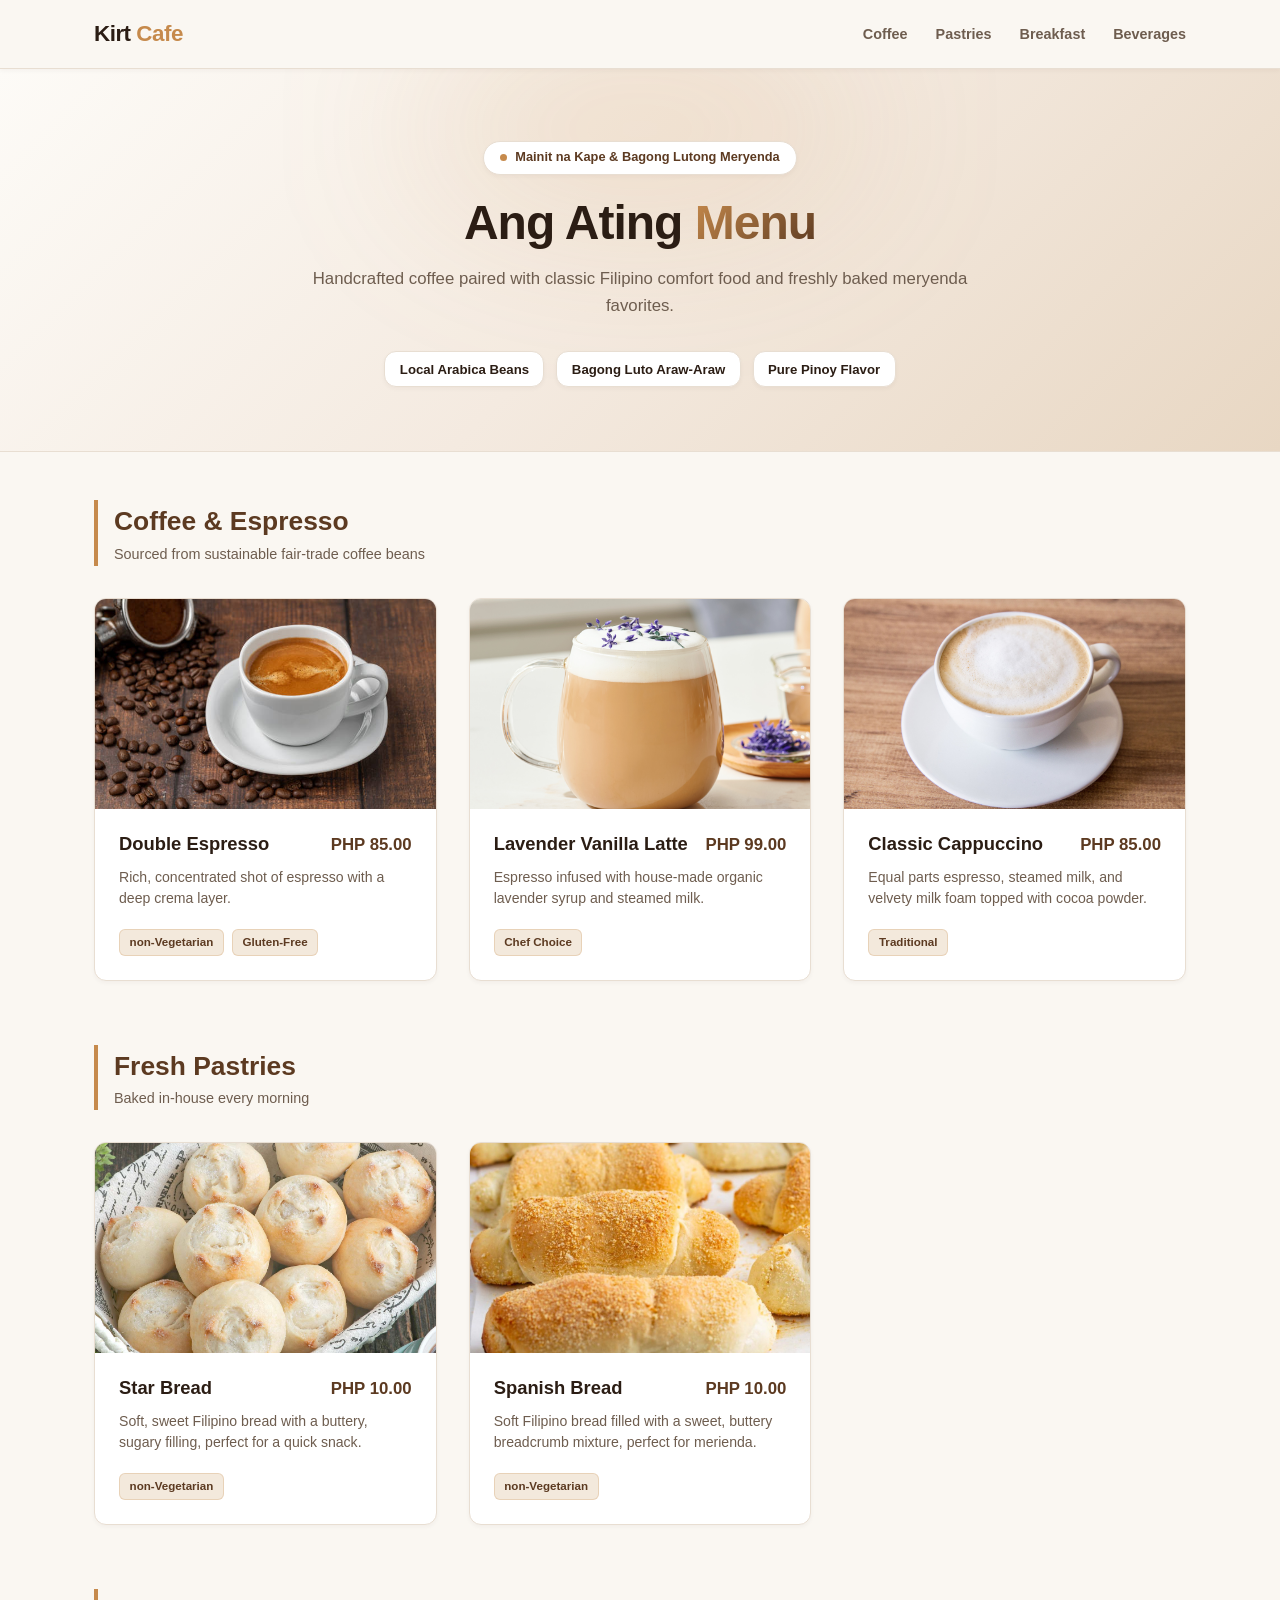
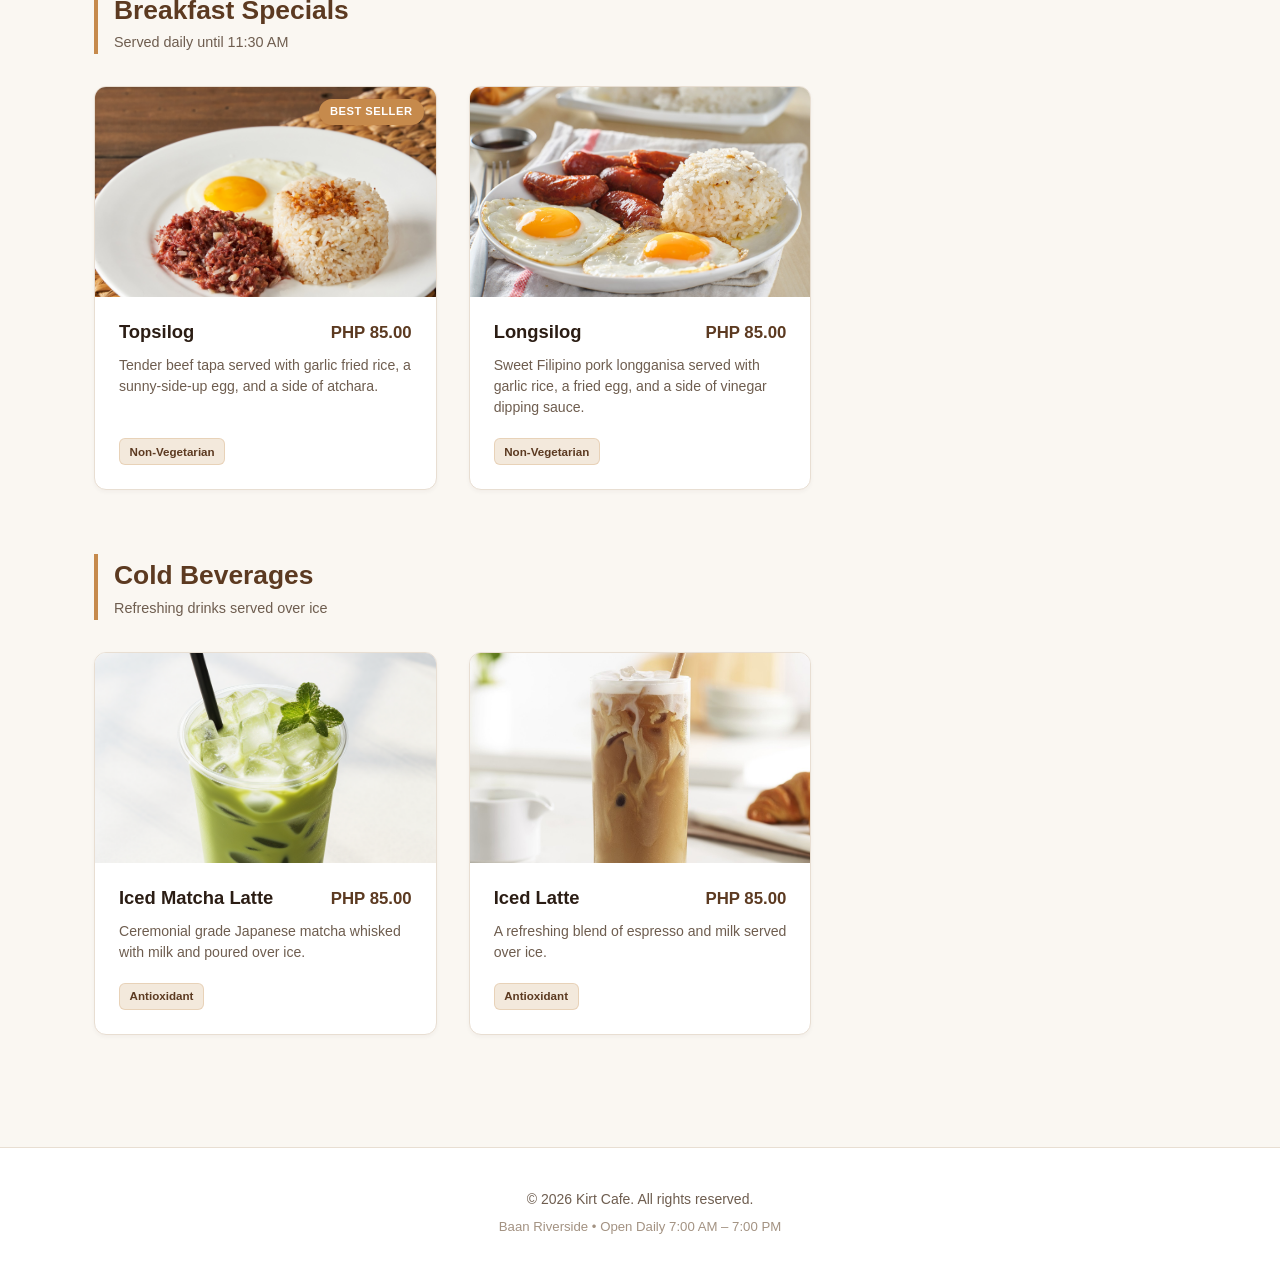
<file: index.html>
<!DOCTYPE html>
<html lang="en">
<head>
  <meta charset="UTF-8">
  <meta name="viewport" content="width=device-width, initial-scale=1.0">
  <title>Kirt Cafe & Bakery | Menu</title>
  <!-- Link to external CSS stylesheet -->
  <link rel="stylesheet" href="style.css">
</head>
<body>

  <!-- Header & Navigation -->
  <header class="navbar">
    <div class="nav-container">
      <a href="#" class="brand-logo">Kirt <span>Cafe</span></a>
      <nav>
        <ul class="nav-links">
          <li><a href="#coffee">Coffee</a></li>
          <li><a href="#pastries">Pastries</a></li>
          <li><a href="#breakfast">Breakfast</a></li>
          <li><a href="#beverages">Beverages</a></li>
        </ul>
      </nav>
    </div>
  </header>

  <!-- Hero Banner -->
  <section class="hero">
  <div class="hero-content">
    <!-- Pinoy-inspired Pill Badge -->
    <div class="hero-badge">
      <span class="badge-dot"></span>
      Mainit na Kape & Bagong Lutong Meryenda
    </div>

    <!-- Title with Gradient Accent -->
    <h1>Ang Ating <span class="gradient-text">Menu</span></h1>

    <!-- Subtitle text -->
    <p class="hero-description">
      Handcrafted coffee paired with classic Filipino comfort food and freshly baked meryenda favorites.
    </p>

    <!-- Pinoy Cafe Highlights / Chips -->
    <div class="hero-highlights">
      <span class="highlight-item">Local Arabica Beans</span>
      <span class="highlight-item">Bagong Luto Araw-Araw</span>
      <span class="highlight-item">Pure Pinoy Flavor</span>
    </div>
  </div>
</section>

  <!-- Main Menu Container -->
  <main class="menu-container">

    <!-- Coffee Section -->
    <section id="coffee" class="menu-section">
      <div class="section-header">
        <h2>Coffee & Espresso</h2>
        <p>Sourced from sustainable fair-trade coffee beans</p>
      </div>

      <div class="grid-container">
        <!-- Item 1 -->
        <article class="menu-card">
          <div class="card-image">
            <img src="images/espresso.jpg" alt="Double Espresso">
          </div>
          <div class="card-body">
            <div class="item-title">
              <h3>Double Espresso</h3>
              <span class="price">PHP 85.00</span>
            </div>
            <p class="description">Rich, concentrated shot of espresso with a deep crema layer.</p>
            <div class="tags">
              <span class="tag">non-Vegetarian</span>
              <span class="tag">Gluten-Free</span>
            </div>
          </div>
        </article>

        <!-- Item 2 -->
        <article class="menu-card">
          <div class="card-image">
            <img src="images/latte.jpg" alt="Lavender Vanilla Latte">
          </div>
          <div class="card-body">
            <div class="item-title">
              <h3>Lavender Vanilla Latte</h3>
              <span class="price">PHP 99.00</span>
            </div>
            <p class="description">Espresso infused with house-made organic lavender syrup and steamed milk.</p>
            <div class="tags">
              <span class="tag">Chef Choice</span>
            </div>
          </div>
        </article>

        <!-- Item 3 -->
        <article class="menu-card">
          <div class="card-image">
            <img src="images/cappuccino.jpg" alt="Classic Cappuccino">
          </div>
          <div class="card-body">
            <div class="item-title">
              <h3>Classic Cappuccino</h3>
              <span class="price">PHP 85.00</span>
            </div>
            <p class="description">Equal parts espresso, steamed milk, and velvety milk foam topped with cocoa powder.</p>
            <div class="tags">
              <span class="tag">Traditional</span>
            </div>
          </div>
        </article>
      </div>
    </section>

    <!-- Pastries Section -->
    <section id="pastries" class="menu-section">
      <div class="section-header">
        <h2>Fresh Pastries</h2>
        <p>Baked in-house every morning</p>
      </div>

      <div class="grid-container">
        <!-- Item 1 -->
        <article class="menu-card">
          <div class="card-image">
            <img src="images/starBread.jpg" alt="Star Bread">
          </div>
          <div class="card-body">
            <div class="item-title">
              <h3>Star Bread</h3>
              <span class="price">PHP 10.00</span>
            </div>
            <p class="description">Soft, sweet Filipino bread with a buttery, sugary filling, perfect for a quick snack.</p>
            <div class="tags">
              <span class="tag">non-Vegetarian</span>
            </div>
          </div>
        </article>

        <!-- Item 2 -->
        <article class="menu-card">
          <div class="card-image">
            <img src="images/spanishBread.jpg" alt="Spanish Bread">
          </div>
          <div class="card-body">
            <div class="item-title">
              <h3>Spanish Bread</h3>
              <span class="price">PHP 10.00</span>
            </div>
            <p class="description">Soft Filipino bread filled with a sweet, buttery breadcrumb mixture, perfect for merienda.</p>
            <div class="tags">
              <span class="tag">non-Vegetarian</span>
            </div>
          </div>
        </article>
      </div>
    </section>

    <!-- Breakfast Section -->
    <section id="breakfast" class="menu-section">
      <div class="section-header">
        <h2>Breakfast Specials</h2>
        <p>Served daily until 11:30 AM</p>
      </div>

      <div class="grid-container">
        <!-- Item 1 -->
        <article class="menu-card">
          <div class="card-image">
            <img src="images/topsilog.jpg" alt="Topsi Log">
            <span class="badge badge-accent">Best Seller</span>
          </div>
          <div class="card-body">
            <div class="item-title">
              <h3>Topsilog</h3>
              <span class="price">PHP 85.00</span>
            </div>
            <p class="description">Tender beef tapa served with garlic fried rice, a sunny-side-up egg, and a side of atchara.</p>
            <div class="tags">
              <span class="tag">Non-Vegetarian</span>
            </div>
          </div>
        </article>

        <!-- Item 2 -->
        <article class="menu-card">
          <div class="card-image">
            <img src="images/longsilog.jpg" alt="LongsiLog">
          </div>
          <div class="card-body">
            <div class="item-title">
              <h3>Longsilog</h3>
              <span class="price">PHP 85.00</span>
            </div>
            <p class="description">Sweet Filipino pork longganisa served with garlic rice, a fried egg, and a side of vinegar dipping sauce.</p>
            <div class="tags">
              <span class="tag">Non-Vegetarian</span>
            </div>
          </div>
        </article>
      </div>
    </section>

    <!-- Beverages Section -->
<section id="beverages" class="menu-section">
  <div class="section-header">
    <h2>Cold Beverages</h2>
    <p>Refreshing drinks served over ice</p>
  </div>

  <!-- SINGLE GRID CONTAINER FOR ALL CARDS IN THIS SECTION -->
  <div class="grid-container">

    <!-- Item 1 -->
    <article class="menu-card">
      <div class="card-image">
        <img src="images/matcha.png" alt="Iced Matcha Latte">
      </div>
      <div class="card-body">
        <div class="item-title">
          <h3>Iced Matcha Latte</h3>
          <span class="price">PHP 85.00</span>
        </div>
        <p class="description">Ceremonial grade Japanese matcha whisked with milk and poured over ice.</p>
        <div class="tags">
          <span class="tag">Antioxidant</span>
        </div>
      </div>
    </article>

    <!-- Item 2 -->
    <article class="menu-card">
      <div class="card-image">
        <img src="images/icedLatte.jpg" alt="Iced Latte">
      </div>
      <div class="card-body">
        <div class="item-title">
          <h3>Iced Latte</h3>
          <span class="price">PHP 85.00</span>
        </div>
        <p class="description">A refreshing blend of espresso and milk served over ice.</p>
        <div class="tags">
          <span class="tag">Antioxidant</span>
        </div>
      </div>
    </article>
  </div>
</section>

  </main>

  <!-- Footer -->
  <footer class="footer">
    <div class="footer-container">
      <p>&copy; 2026 Kirt Cafe. All rights reserved.</p>
      <p>Baan Riverside • Open Daily 7:00 AM – 7:00 PM</p>
    </div>
  </footer>

</body>
</html>
</file>
<file: style.css>
:root {
  --primary: #5c3a21;
  --primary-hover: #3d2413;
  --primary-light: #f8f4ef;
  --accent: #c68a4c;
  --accent-light: #f3e9dc;

  --bg-main: #faf7f2;
  --bg-card: #ffffff;

  --text-dark: #2b1d14;
  --text-muted: #6e5d4f;
  --text-light: #a39282;

  --border: #e8ded2;
  --shadow-sm: 0 2px 4px rgba(61, 36, 19, 0.04);
  --shadow-lg: 0 12px 24px rgba(61, 36, 19, 0.12);
}

/* Reset */
*,
*::before,
*::after {
  box-sizing: border-box;
  margin: 0;
  padding: 0;
}

html {
  scroll-behavior: smooth;
}

body {
  font-family: Arial, Helvetica, sans-serif;
  background-color: var(--bg-main);
  color: var(--text-dark);
  line-height: 1.6;
}

/* Navbar */
.navbar {
  position: sticky;
  top: 0;
  background-color: rgba(250, 247, 242, 0.95);
  backdrop-filter: blur(10px);
  border-bottom: 1px solid var(--border);
  z-index: 1000;
  box-shadow: var(--shadow-sm);
}

.nav-container {
  max-width: 1140px;
  margin: 0 auto;
  padding: 1rem 1.5rem;
  display: flex;
  justify-content: space-between;
  align-items: center;
}

.brand-logo {
  font-size: 1.4rem;
  font-weight: 800;
  color: var(--text-dark);
  text-decoration: none;
  letter-spacing: -0.5px;
}

.brand-logo span {
  color: var(--accent);
}

.nav-links {
  display: flex;
  list-style: none;
  gap: 1.75rem;
}

.nav-links a {
  text-decoration: none;
  color: var(--text-muted);
  font-weight: 600;
  font-size: 0.9rem;
  transition: color 0.2s ease;
}

.nav-links a:hover {
  color: var(--primary);
}

/* Hero Section */
.hero {
  position: relative;
  background: linear-gradient(135deg, #fdfbf7 0%, #f4eae0 50%, #e8d7c3 100%);
  padding: 4.5rem 1.5rem 4rem;
  text-align: center;
  border-bottom: 1px solid var(--border);
  overflow: hidden;
}

.hero::before {
  content: '';
  position: absolute;
  top: -40px;
  left: 50%;
  transform: translateX(-50%);
  width: 450px;
  height: 200px;
  background: rgba(198, 138, 76, 0.15);
  filter: blur(80px);
  border-radius: 50%;
  pointer-events: none;
}

.hero-content {
  position: relative;
  max-width: 680px;
  margin: 0 auto;
  z-index: 1;
}

.hero-badge {
  display: inline-flex;
  align-items: center;
  gap: 0.5rem;
  background-color: #fff;
  border: 1px solid var(--border);
  color: var(--primary);
  padding: 0.35rem 1rem;
  border-radius: 50px;
  font-size: 0.8rem;
  font-weight: 700;
  margin-bottom: 1.25rem;
  box-shadow: var(--shadow-sm);
}

.badge-dot {
  width: 7px;
  height: 7px;
  background-color: var(--accent);
  border-radius: 50%;
}

.hero h1 {
  font-size: 3rem;
  font-weight: 800;
  color: var(--text-dark);
  line-height: 1.15;
  margin-bottom: 1rem;
  letter-spacing: -1px;
}

.gradient-text {
  background: linear-gradient(135deg, var(--accent), var(--primary));
  -webkit-background-clip: text;
  background-clip: text;
  -webkit-text-fill-color: transparent;
}

.hero-description {
  color: var(--text-muted);
  font-size: 1.05rem;
  line-height: 1.6;
  margin-bottom: 2rem;
}

.hero-highlights {
  display: flex;
  justify-content: center;
  gap: 0.75rem;
  flex-wrap: wrap;
}

.highlight-item {
  background-color: #fff;
  color: var(--text-dark);
  font-size: 0.825rem;
  font-weight: 600;
  padding: 0.4rem 0.9rem;
  border-radius: 12px;
  border: 1px solid var(--border);
  box-shadow: var(--shadow-sm);
}

/* Sections & Grid */
.menu-container {
  max-width: 1140px;
  margin: 0 auto;
  padding: 3rem 1.5rem;
}

.menu-section {
  margin-bottom: 4rem;
  scroll-margin-top: 5rem;
}

.section-header {
  margin-bottom: 2rem;
  border-left: 4px solid var(--accent);
  padding-left: 1rem;
}

.section-header h2 {
  font-size: 1.65rem;
  color: var(--primary);
  font-weight: 700;
}

.section-header p {
  color: var(--text-muted);
  font-size: 0.9rem;
}

.grid-container {
  display: grid;
  grid-template-columns: repeat(auto-fill, minmax(320px, 1fr));
  gap: 2rem;
}

.menu-card {
  background-color: var(--bg-card);
  border-radius: 12px;
  border: 1px solid var(--border);
  overflow: hidden;
  box-shadow: var(--shadow-sm);
  transition: transform 0.3s ease, box-shadow 0.3s ease, border-color 0.3s ease;
  display: flex;
  flex-direction: column;
}

.menu-card:hover {
  transform: translateY(-4px);
  box-shadow: var(--shadow-lg);
  border-color: var(--accent);
}

/* Card Media & Badges */
.card-image {
  position: relative;
  width: 100%;
  height: 210px;
  background-color: var(--primary-light);
  overflow: hidden;
}

.card-image img {
  width: 100%;
  height: 100%;
  object-fit: cover;
  transition: transform 0.4s ease;
}

.menu-card:hover .card-image img {
  transform: scale(1.05);
}

.badge {
  position: absolute;
  top: 12px;
  right: 12px;
  background-color: var(--primary);
  color: #fff;
  font-size: 0.7rem;
  font-weight: 700;
  padding: 0.25rem 0.7rem;
  border-radius: 50px;
  text-transform: uppercase;
  letter-spacing: 0.5px;
}

.badge-accent {
  background-color: var(--accent);
}

/* Card Body */
.card-body {
  padding: 1.25rem 1.5rem 1.5rem;
  display: flex;
  flex-direction: column;
  flex-grow: 1;
}

.item-title {
  display: flex;
  justify-content: space-between;
  align-items: baseline;
  margin-bottom: 0.5rem;
}

.item-title h3 {
  font-size: 1.15rem;
  color: var(--text-dark);
  font-weight: 700;
}

.price {
  font-weight: 800;
  font-size: 1.05rem;
  color: var(--primary);
}

.description {
  color: var(--text-muted);
  font-size: 0.88rem;
  margin-bottom: 1.25rem;
  line-height: 1.5;
  flex-grow: 1;
}

.tags {
  display: flex;
  gap: 0.5rem;
  flex-wrap: wrap;
}

.tag {
  background-color: var(--accent-light);
  color: var(--primary);
  font-size: 0.725rem;
  font-weight: 600;
  padding: 0.2rem 0.6rem;
  border-radius: 6px;
  border: 1px solid rgba(198, 138, 76, 0.25);
}

/* Footer */
.footer {
  background-color: #fff;
  border-top: 1px solid var(--border);
  padding: 2.5rem 1.5rem;
  text-align: center;
  color: var(--text-muted);
  font-size: 0.875rem;
}

.footer p + p {
  margin-top: 0.4rem;
  font-size: 0.825rem;
  color: var(--text-light);
}

/* Mobile */
@media (max-width: 640px) {
  .nav-container {
    flex-direction: column;
    gap: 0.75rem;
  }

  .hero {
    padding: 3.5rem 1rem 3rem;
  }

  .hero h1 {
    font-size: 2.2rem;
  }

  .grid-container {
    grid-template-columns: 1fr;
  }
}
</file>
